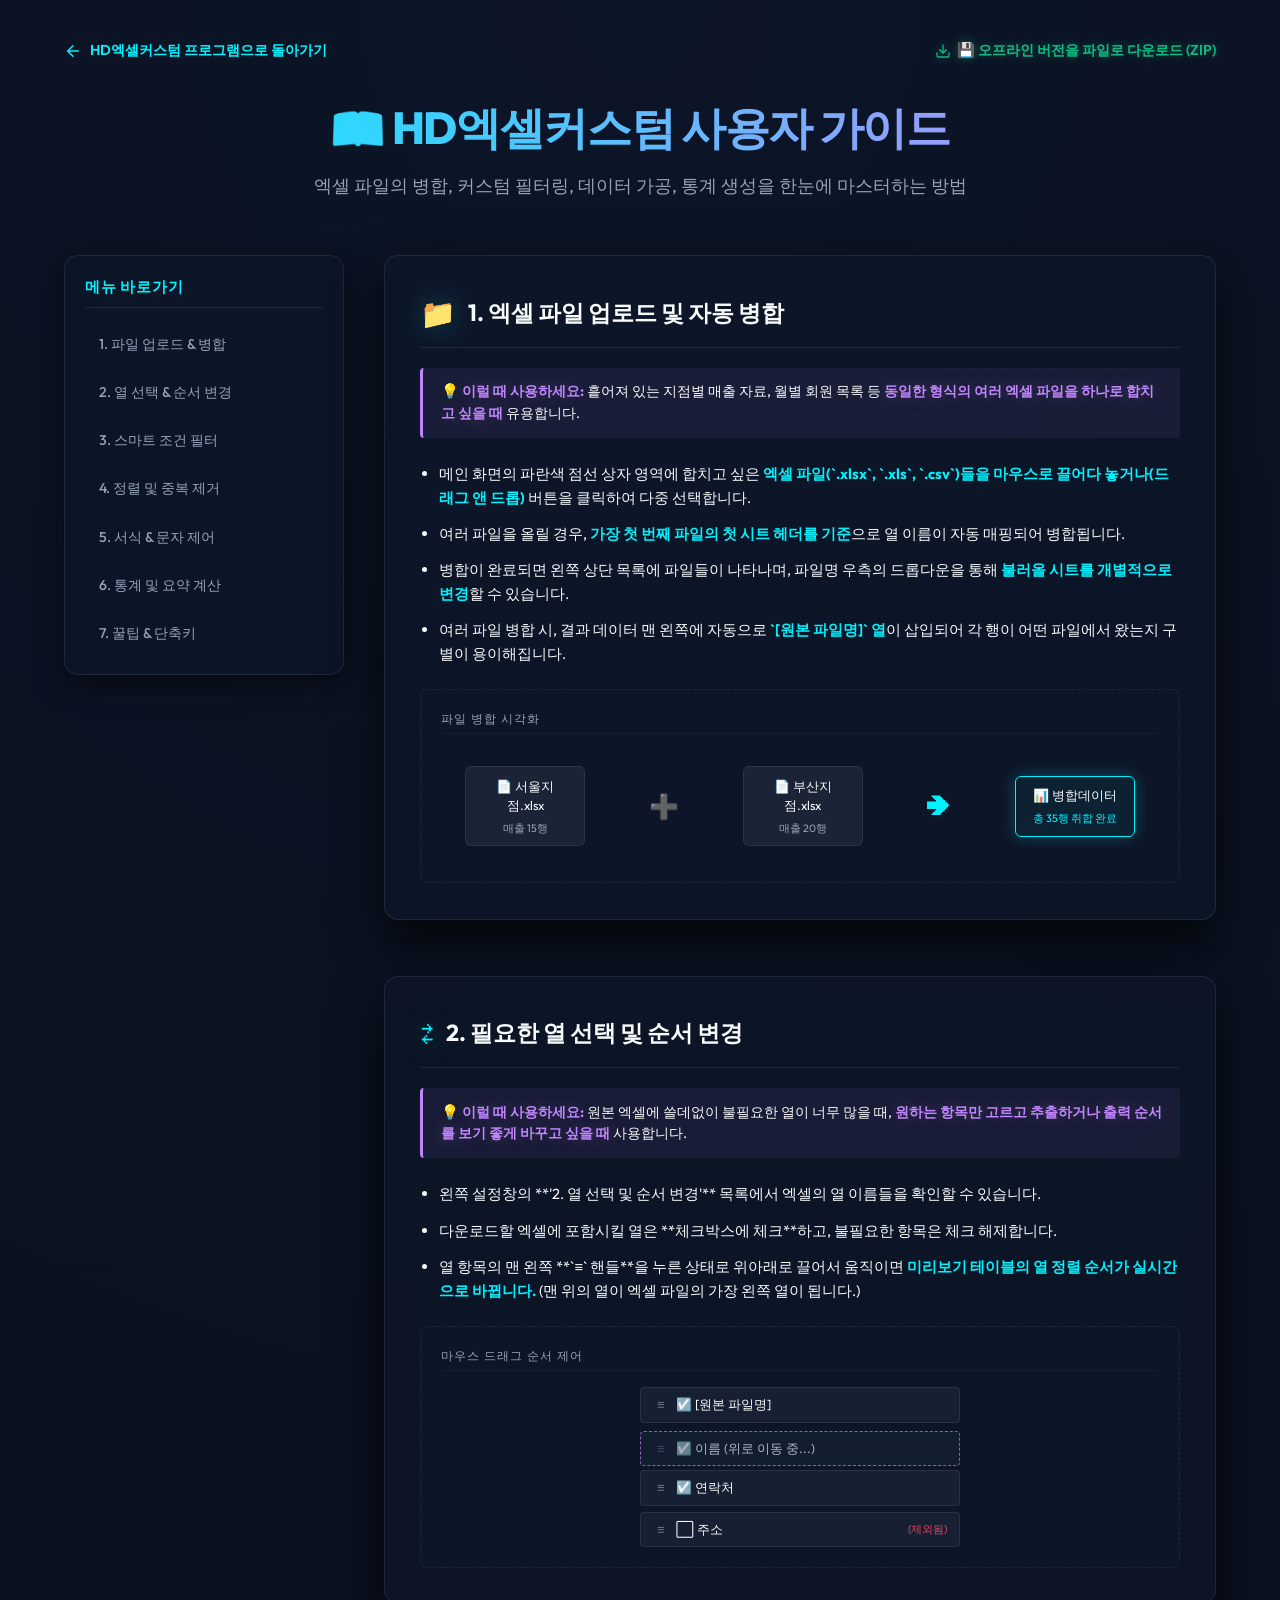
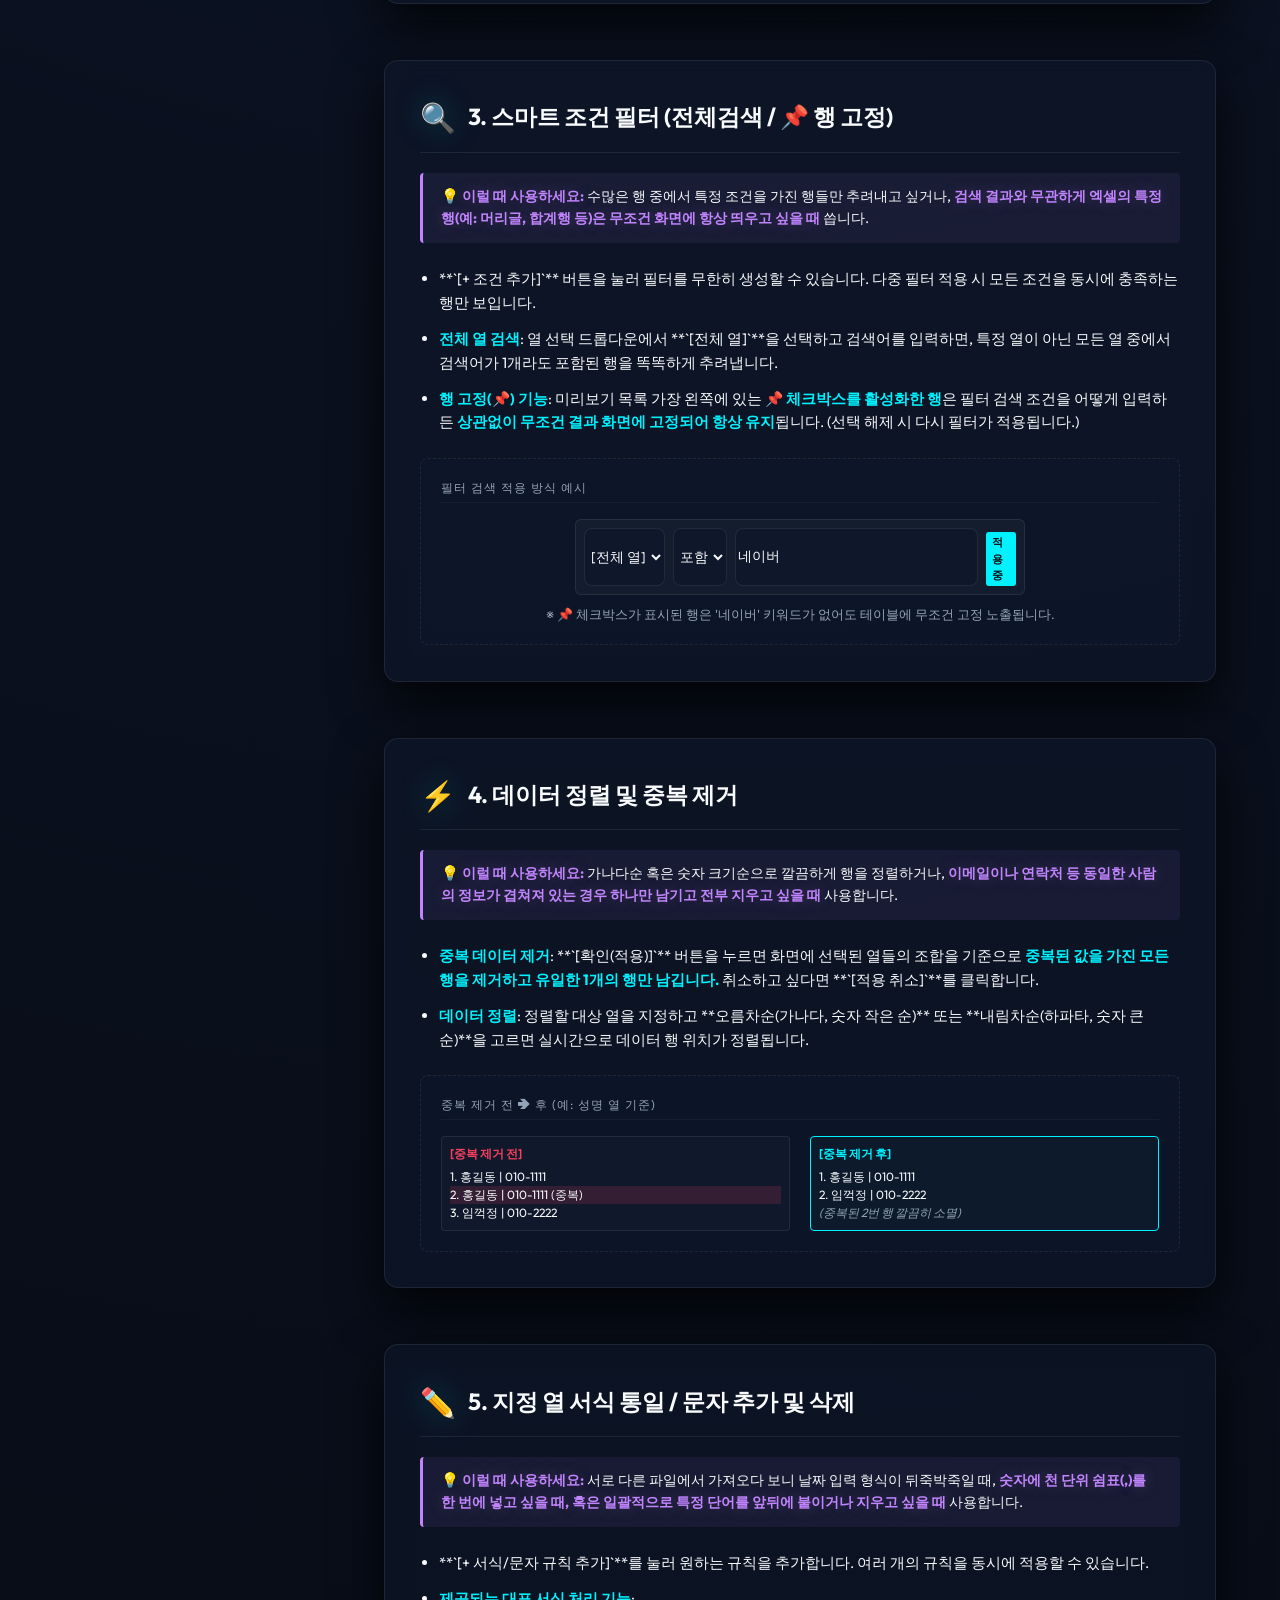
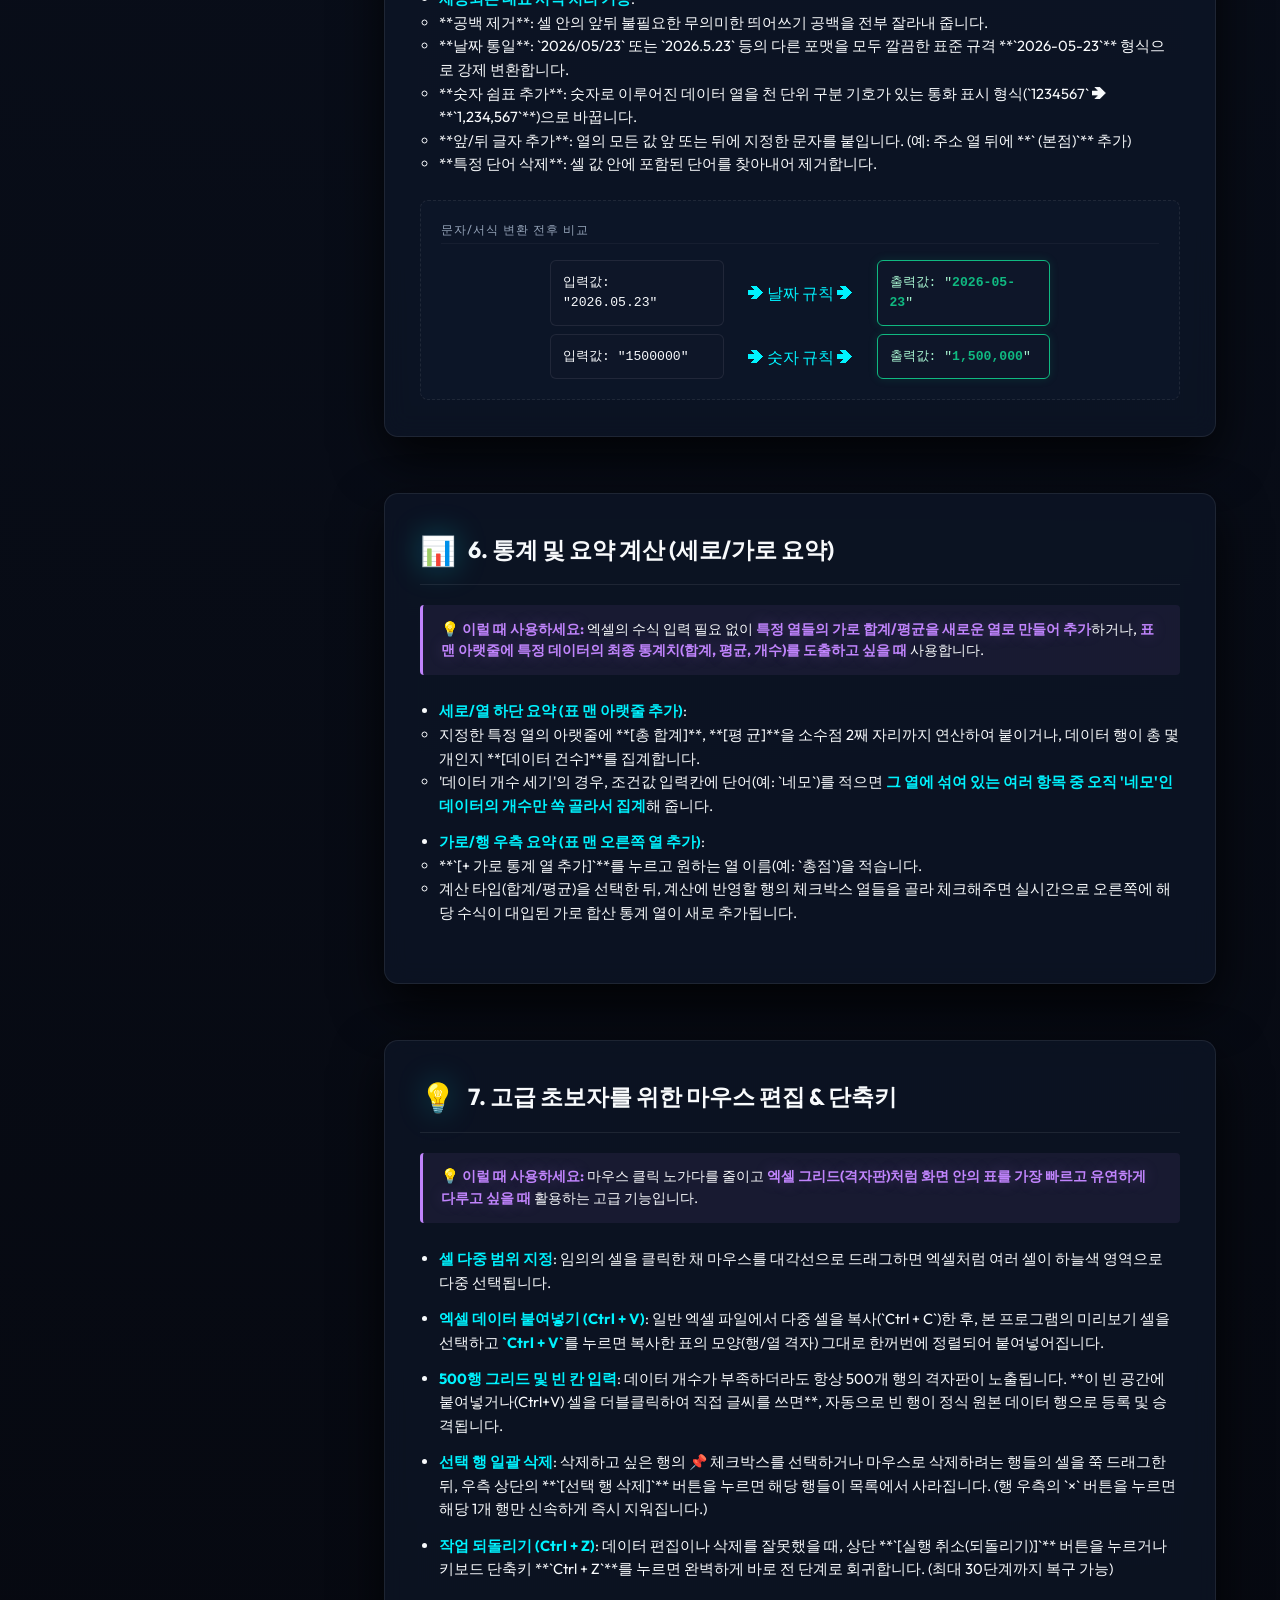
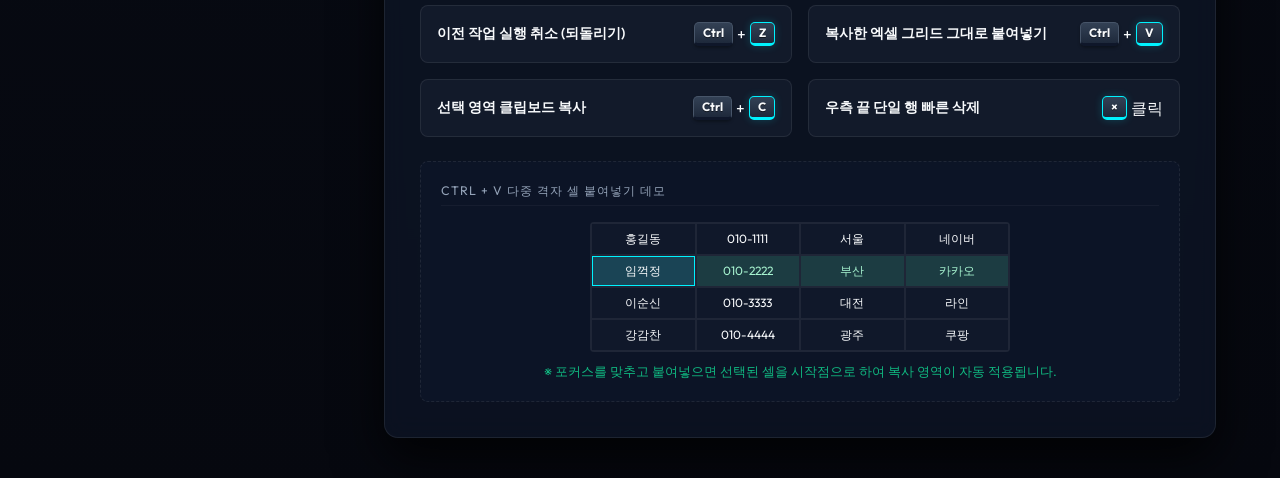
<file: manual.html>
<!DOCTYPE html>
<html lang="ko">
<head>
    <meta charset="UTF-8">
    <meta name="viewport" content="width=device-width, initial-scale=1.0">
    <title>HD엑셀커스텀 - 초간단 사용법 가이드</title>
    <!-- Google Fonts -->
    <link rel="preconnect" href="https://fonts.googleapis.com">
    <link rel="preconnect" href="https://fonts.gstatic.com" crossorigin>
    <link href="https://fonts.googleapis.com/css2?family=Inter:wght@300;400;500;600;700&family=Outfit:wght@300;400;500;600;700;800&display=swap" rel="stylesheet">
    <link rel="stylesheet" href="style.css">
    <style>
        body {
            background: radial-gradient(circle at 50% 0%, #0c1527 0%, #06080f 100%) !important;
            min-height: 100vh;
            overflow-y: auto !important;
        }
        .manual-container {
            max-width: 1200px;
            margin: 0 auto;
            padding: 2.5rem 1.5rem;
        }
        .manual-header {
            text-align: center;
            margin-bottom: 3.5rem;
        }
        .manual-header h1 {
            font-size: 2.8rem;
            font-weight: 800;
            background: linear-gradient(to right, #00f2fe, #c084fc);
            -webkit-background-clip: text;
            -webkit-text-fill-color: transparent;
            margin-bottom: 0.75rem;
            letter-spacing: -0.03em;
        }
        .manual-header p {
            color: var(--text-muted);
            font-size: 1.1rem;
        }
        .manual-layout {
            display: grid;
            grid-template-columns: 280px 1fr;
            gap: 2.5rem;
        }
        .manual-nav {
            position: sticky;
            top: 2rem;
            height: fit-content;
            background-color: var(--surface);
            backdrop-filter: blur(12px);
            -webkit-backdrop-filter: blur(12px);
            border: 1px solid var(--border);
            border-radius: var(--radius-md);
            padding: 1.25rem;
            box-shadow: var(--shadow-md);
        }
        .nav-title {
            font-size: 0.95rem;
            font-weight: 700;
            color: var(--primary);
            text-transform: uppercase;
            letter-spacing: 0.05em;
            margin-bottom: 1rem;
            padding-bottom: 0.5rem;
            border-bottom: 1px solid var(--border);
        }
        .nav-list {
            list-style: none;
            display: flex;
            flex-direction: column;
            gap: 0.5rem;
        }
        .nav-item a {
            display: flex;
            align-items: center;
            gap: 10px;
            padding: 0.6rem 0.85rem;
            font-size: 0.88rem;
            font-weight: 500;
            color: var(--text-muted);
            text-decoration: none;
            border-radius: var(--radius-sm);
            transition: all 0.2s ease;
        }
        .nav-item a:hover, .nav-item.active a {
            color: var(--primary);
            background: rgba(0, 242, 254, 0.05);
            text-shadow: var(--glow-cyan);
        }
        .nav-item.active a {
            border-left: 3px solid var(--primary);
            padding-left: calc(0.85rem - 3px);
        }
        .manual-content {
            display: flex;
            flex-direction: column;
            gap: 3.5rem;
        }
        .manual-card {
            background-color: var(--surface);
            backdrop-filter: blur(12px);
            -webkit-backdrop-filter: blur(12px);
            border: 1px solid var(--border);
            border-radius: var(--radius-md);
            padding: 2.2rem;
            box-shadow: var(--shadow-lg);
            scroll-margin-top: 2rem;
            transition: all 0.3s ease;
        }
        .manual-card:hover {
            border-color: rgba(0, 242, 254, 0.2);
            box-shadow: 0 10px 40px rgba(0, 0, 0, 0.5);
        }
        .card-header {
            display: flex;
            align-items: center;
            gap: 12px;
            margin-bottom: 1.25rem;
            border-bottom: 1px solid var(--border);
            padding-bottom: 0.75rem;
        }
        .card-icon {
            font-size: 1.8rem;
            color: var(--primary);
            filter: drop-shadow(var(--glow-cyan));
        }
        .card-header h2 {
            font-size: 1.45rem;
            font-weight: 700;
            color: var(--text-main);
        }
        .recommend-box {
            background: rgba(192, 132, 252, 0.07);
            border-left: 3px solid var(--accent);
            padding: 0.85rem 1.1rem;
            border-radius: 4px;
            margin-bottom: 1.5rem;
            font-size: 0.9rem;
            line-height: 1.5;
        }
        .recommend-box strong {
            color: var(--accent);
            text-shadow: var(--glow-purple);
        }
        .step-list {
            margin-left: 1.2rem;
            margin-bottom: 1.5rem;
            display: flex;
            flex-direction: column;
            gap: 0.8rem;
        }
        .step-item {
            color: var(--text-main);
            font-size: 0.92rem;
            line-height: 1.6;
        }
        .step-item strong {
            color: var(--primary);
        }
        
        /* Interactive Mockups / Visuals */
        .visual-mockup {
            background: rgba(15, 23, 42, 0.7);
            border: 1px dashed var(--border);
            border-radius: var(--radius-sm);
            padding: 1.25rem;
            margin-top: 1.5rem;
            display: flex;
            flex-direction: column;
            align-items: center;
            justify-content: center;
        }
        .mock-title {
            font-size: 0.78rem;
            text-transform: uppercase;
            letter-spacing: 0.08em;
            color: var(--text-muted);
            margin-bottom: 1rem;
            width: 100%;
            text-align: left;
            border-bottom: 1px solid rgba(255, 255, 255, 0.04);
            padding-bottom: 4px;
        }

        /* Mockup 1: Merge visual */
        .merge-flow {
            display: flex;
            align-items: center;
            gap: 1rem;
            width: 100%;
            justify-content: space-around;
            padding: 1rem 0;
        }
        .mock-file {
            background: rgba(30, 41, 59, 0.8);
            border: 1px solid var(--border);
            border-radius: 6px;
            padding: 0.6rem 1rem;
            font-size: 0.8rem;
            display: flex;
            flex-direction: column;
            align-items: center;
            gap: 5px;
            width: 120px;
            text-align: center;
        }
        .mock-file.result {
            border-color: var(--primary);
            box-shadow: var(--glow-cyan);
            background: rgba(0, 242, 254, 0.05);
        }
        .flow-arrow {
            color: var(--primary);
            font-size: 1.5rem;
            animation: pulse-cyan 2s infinite;
        }
        @keyframes pulse-cyan {
            0%, 100% { opacity: 0.4; transform: translateX(0); }
            50% { opacity: 1; transform: translateX(5px); }
        }

        /* Mockup 2: Column Drag list */
        .drag-list-mock {
            display: flex;
            flex-direction: column;
            gap: 6px;
            width: 100%;
            max-width: 320px;
        }
        .drag-item-mock {
            background: rgba(30, 41, 59, 0.6);
            border: 1px solid var(--border);
            border-radius: 4px;
            padding: 0.45rem 0.75rem;
            display: flex;
            align-items: center;
            gap: 8px;
            font-size: 0.8rem;
        }
        .drag-item-mock.active {
            border-color: var(--primary);
            background: rgba(0, 242, 254, 0.05);
        }
        .drag-item-mock.dragged {
            border: 1px dashed var(--accent);
            opacity: 0.7;
            transform: translateY(2px);
            animation: float 2s ease-in-out infinite;
        }
        @keyframes float {
            0%, 100% { transform: translateY(2px); }
            50% { transform: translateY(-2px); }
        }

        /* Mockup 3: Filters */
        .filter-mock {
            display: flex;
            gap: 8px;
            width: 100%;
            max-width: 450px;
            background: rgba(30, 41, 59, 0.4);
            padding: 8px;
            border-radius: 6px;
            border: 1px solid var(--border);
        }
        .filter-badge {
            background: var(--primary);
            color: #080c14;
            padding: 2px 6px;
            border-radius: 3px;
            font-size: 0.7rem;
            font-weight: 700;
            margin-top: 4px;
        }

        /* Mockup 4: Formatting Before & After */
        .format-compare {
            display: grid;
            grid-template-columns: 1fr auto 1fr;
            gap: 1.5rem;
            align-items: center;
            width: 100%;
            max-width: 500px;
        }
        .compare-box {
            background: rgba(15, 23, 42, 0.9);
            border: 1px solid var(--border);
            border-radius: 6px;
            padding: 0.75rem;
            font-family: monospace;
            font-size: 0.82rem;
        }
        .compare-box.after {
            border-color: var(--success);
            box-shadow: 0 0 10px rgba(16, 185, 129, 0.15);
            color: #a7f3d0;
        }
        .compare-box.after span {
            color: var(--success);
            font-weight: bold;
        }

        /* Keyboard Shortcut visual styling */
        .kbd-list {
            display: grid;
            grid-template-columns: repeat(auto-fit, minmax(280px, 1fr));
            gap: 1rem;
            width: 100%;
            margin-top: 1rem;
        }
        .kbd-card {
            background: rgba(30, 41, 59, 0.4);
            border: 1px solid var(--border);
            border-radius: 8px;
            padding: 1rem;
            display: flex;
            align-items: center;
            justify-content: space-between;
            gap: 10px;
        }
        .kbd-title {
            font-size: 0.88rem;
            font-weight: 600;
        }
        .kbd-key-container {
            display: flex;
            align-items: center;
            gap: 4px;
        }
        kbd {
            background: linear-gradient(to bottom, #334155, #1e293b);
            border: 1px solid #475569;
            border-bottom: 3px solid #0f172a;
            border-radius: 5px;
            color: var(--text-main);
            display: inline-block;
            font-family: inherit;
            font-size: 0.75rem;
            font-weight: 700;
            line-height: 1;
            padding: 4px 8px;
            text-shadow: 0 1px 0 rgba(0,0,0,0.5);
            box-shadow: 0 2px 3px rgba(0,0,0,0.3);
        }
        kbd.accent-kbd {
            border-color: var(--primary);
            box-shadow: 0 0 8px rgba(0, 242, 254, 0.2);
        }

        /* Interactive Grid Mockup (Paste demonstration) */
        .grid-mock {
            display: grid;
            grid-template-columns: repeat(4, 1fr);
            gap: 2px;
            background: var(--border);
            padding: 2px;
            border-radius: 4px;
            width: 100%;
            max-width: 420px;
        }
        .grid-cell-mock {
            background: rgba(15, 23, 42, 0.9);
            padding: 6px;
            font-size: 0.75rem;
            text-align: center;
            min-height: 28px;
            transition: all 0.3s ease;
        }
        .grid-cell-mock.selected {
            background: rgba(0, 242, 254, 0.15);
            outline: 1.5px solid var(--primary);
            outline-offset: -1.5px;
        }
        .grid-cell-mock.pasted {
            background: rgba(16, 185, 129, 0.15);
            color: #a7f3d0;
            animation: flash-green 1s ease;
        }
        @keyframes flash-green {
            0% { background: rgba(16, 185, 129, 0.6); }
            100% { background: rgba(16, 185, 129, 0.15); }
        }

        .back-to-app {
            display: inline-flex;
            align-items: center;
            gap: 8px;
            margin-bottom: 2rem;
            color: var(--primary);
            text-decoration: none;
            font-size: 0.9rem;
            font-weight: 600;
            transition: all 0.2s;
        }
        .back-to-app:hover {
            color: var(--primary-hover);
            text-shadow: var(--glow-cyan);
            transform: translateX(-3px);
        }

        @media (max-width: 900px) {
            .manual-layout {
                grid-template-columns: 1fr;
            }
            .manual-nav {
                display: none;
            }
        }
    </style>
</head>
<body>
    <div class="manual-container">
        <div style="display: flex; justify-content: space-between; align-items: center; margin-bottom: 2rem; flex-wrap: wrap; gap: 10px;">
            <a href="index.html" class="back-to-app" style="margin-bottom: 0;">
                <svg width="18" height="18" viewBox="0 0 24 24" fill="none" stroke="currentColor" stroke-width="2" stroke-linecap="round" stroke-linejoin="round">
                    <line x1="19" y1="12" x2="5" y2="12"></line>
                    <polyline points="12 19 5 12 12 5"></polyline>
                </svg>
                HD엑셀커스텀 프로그램으로 돌아가기
            </a>
            <a href="#" id="download-source-link" class="manual-link" style="color: var(--success); text-shadow: 0 0 8px rgba(16, 185, 129, 0.4); font-size: 0.9rem; font-weight: 600; text-decoration: none; display: flex; align-items: center; gap: 6px;">
                <svg width="16" height="16" viewBox="0 0 24 24" fill="none" stroke="currentColor" stroke-width="2" stroke-linecap="round" stroke-linejoin="round" style="filter: drop-shadow(0 0 4px rgba(16, 185, 129, 0.4));">
                    <path d="M21 15v4a2 2 0 0 1-2 2H5a2 2 0 0 1-2-2v-4"></path>
                    <polyline points="7 10 12 15 17 10"></polyline>
                    <line x1="12" y1="15" x2="12" y2="3"></line>
                </svg>
                💾 오프라인 버전을 파일로 다운로드 (ZIP)
            </a>
        </div>

        <header class="manual-header">
            <h1>📖 HD엑셀커스텀 사용자 가이드</h1>
            <p>엑셀 파일의 병합, 커스텀 필터링, 데이터 가공, 통계 생성을 한눈에 마스터하는 방법</p>
        </header>

        <div class="manual-layout">
            <!-- Left Navigation Menu -->
            <nav class="manual-nav">
                <div class="nav-title">메뉴 바로가기</div>
                <ul class="nav-list">
                    <li class="nav-item active"><a href="#upload-guide">1. 파일 업로드 & 병합</a></li>
                    <li class="nav-item"><a href="#column-guide">2. 열 선택 & 순서 변경</a></li>
                    <li class="nav-item"><a href="#filter-guide">3. 스마트 조건 필터</a></li>
                    <li class="nav-item"><a href="#sort-dup-guide">4. 정렬 및 중복 제거</a></li>
                    <li class="nav-item"><a href="#format-guide">5. 서식 & 문자 제어</a></li>
                    <li class="nav-item"><a href="#summary-guide">6. 통계 및 요약 계산</a></li>
                    <li class="nav-item"><a href="#shortcuts-guide">7. 꿀팁 & 단축키</a></li>
                </ul>
            </nav>

            <!-- Right Content Sections -->
            <div class="manual-content">
                
                <!-- Section 1: Upload & Merge -->
                <section class="manual-card" id="upload-guide">
                    <div class="card-header">
                        <span class="card-icon">📁</span>
                        <h2>1. 엑셀 파일 업로드 및 자동 병합</h2>
                    </div>
                    <div class="recommend-box">
                        💡 <strong>이럴 때 사용하세요:</strong> 흩어져 있는 지점별 매출 자료, 월별 회원 목록 등 <strong>동일한 형식의 여러 엑셀 파일을 하나로 합치고 싶을 때</strong> 유용합니다.
                    </div>
                    <ul class="step-list">
                        <li class="step-item">메인 화면의 파란색 점선 상자 영역에 합치고 싶은 <strong>엑셀 파일(`.xlsx`, `.xls`, `.csv`)들을 마우스로 끌어다 놓거나(드래그 앤 드롭)</strong> 버튼을 클릭하여 다중 선택합니다.</li>
                        <li class="step-item">여러 파일을 올릴 경우, <strong>가장 첫 번째 파일의 첫 시트 헤더를 기준</strong>으로 열 이름이 자동 매핑되어 병합됩니다.</li>
                        <li class="step-item">병합이 완료되면 왼쪽 상단 목록에 파일들이 나타나며, 파일명 우측의 드롭다운을 통해 <strong>불러올 시트를 개별적으로 변경</strong>할 수 있습니다.</li>
                        <li class="step-item">여러 파일 병합 시, 결과 데이터 맨 왼쪽에 자동으로 <strong>`[원본 파일명]` 열</strong>이 삽입되어 각 행이 어떤 파일에서 왔는지 구별이 용이해집니다.</li>
                    </ul>
                    <div class="visual-mockup">
                        <div class="mock-title">파일 병합 시각화</div>
                        <div class="merge-flow">
                            <div class="mock-file">📄 서울지점.xlsx<br><small style="color:var(--text-muted)">매출 15행</small></div>
                            <span class="flow-arrow">➕</span>
                            <div class="mock-file">📄 부산지점.xlsx<br><small style="color:var(--text-muted)">매출 20행</small></div>
                            <span class="flow-arrow">➔</span>
                            <div class="mock-file result">📊 병합데이터<br><small style="color:var(--primary)">총 35행 취합 완료</small></div>
                        </div>
                    </div>
                </section>

                <!-- Section 2: Columns Selection & Reordering -->
                <section class="manual-card" id="column-guide">
                    <div class="card-header">
                        <span class="card-icon">⇄</span>
                        <h2>2. 필요한 열 선택 및 순서 변경</h2>
                    </div>
                    <div class="recommend-box">
                        💡 <strong>이럴 때 사용하세요:</strong> 원본 엑셀에 쓸데없이 불필요한 열이 너무 많을 때, <strong>원하는 항목만 고르고 추출하거나 출력 순서를 보기 좋게 바꾸고 싶을 때</strong> 사용합니다.
                    </div>
                    <ul class="step-list">
                        <li class="step-item">왼쪽 설정창의 **'2. 열 선택 및 순서 변경'** 목록에서 엑셀의 열 이름들을 확인할 수 있습니다.</li>
                        <li class="step-item">다운로드할 엑셀에 포함시킬 열은 **체크박스에 체크**하고, 불필요한 항목은 체크 해제합니다.</li>
                        <li class="step-item">열 항목의 맨 왼쪽 **`≡` 핸들**을 누른 상태로 위아래로 끌어서 움직이면 <strong>미리보기 테이블의 열 정렬 순서가 실시간으로 바뀝니다.</strong> (맨 위의 열이 엑셀 파일의 가장 왼쪽 열이 됩니다.)</li>
                    </ul>
                    <div class="visual-mockup">
                        <div class="mock-title">마우스 드래그 순서 제어</div>
                        <div class="drag-list-mock">
                            <div class="drag-item-mock"><span class="drag-handle">≡</span> ☑️ [원본 파일명]</div>
                            <div class="drag-item-mock activeDragged drag-item-mock dragged"><span class="drag-handle" style="color:var(--accent)">≡</span> ☑️ 이름 (위로 이동 중...)</div>
                            <div class="drag-item-mock"><span class="drag-handle">≡</span> ☑️ 연락처</div>
                            <div class="drag-item-mock"><span class="drag-handle">≡</span> ⬜ 주소 <span style="font-size:0.7rem; color:var(--danger); margin-left:auto;">(제외됨)</span></div>
                        </div>
                    </div>
                </section>

                <!-- Section 3: Smart Filters (All Columns & Pinned Rows) -->
                <section class="manual-card" id="filter-guide">
                    <div class="card-header">
                        <span class="card-icon">🔍</span>
                        <h2>3. 스마트 조건 필터 (전체검색 / 📌 행 고정)</h2>
                    </div>
                    <div class="recommend-box">
                        💡 <strong>이럴 때 사용하세요:</strong> 수많은 행 중에서 특정 조건을 가진 행들만 추려내고 싶거나, <strong>검색 결과와 무관하게 엑셀의 특정 행(예: 머리글, 합계행 등)은 무조건 화면에 항상 띄우고 싶을 때</strong> 씁니다.
                    </div>
                    <ul class="step-list">
                        <li class="step-item">**`[+ 조건 추가]`** 버튼을 눌러 필터를 무한히 생성할 수 있습니다. 다중 필터 적용 시 모든 조건을 동시에 충족하는 행만 보입니다.</li>
                        <li class="step-item"><strong>전체 열 검색</strong>: 열 선택 드롭다운에서 **`[전체 열]`**을 선택하고 검색어를 입력하면, 특정 열이 아닌 모든 열 중에서 검색어가 1개라도 포함된 행을 똑똑하게 추려냅니다.</li>
                        <li class="step-item"><strong>행 고정(📌) 기능</strong>: 미리보기 목록 가장 왼쪽에 있는 <strong>📌 체크박스를 활성화한 행</strong>은 필터 검색 조건을 어떻게 입력하든 <strong>상관없이 무조건 결과 화면에 고정되어 항상 유지</strong>됩니다. (선택 해제 시 다시 필터가 적용됩니다.)</li>
                    </ul>
                    <div class="visual-mockup">
                        <div class="mock-title">필터 검색 적용 방식 예시</div>
                        <div class="filter-mock">
                            <select class="select-input" style="width:100px; padding:2px;"><option>[전체 열]</option></select>
                            <select class="select-input" style="width:70px; padding:2px;"><option>포함</option></select>
                            <input type="text" class="text-input" style="padding:2px;" value="네이버">
                            <span class="filter-badge">적용중</span>
                        </div>
                        <small style="margin-top: 10px; color:var(--text-muted); font-size:0.8rem;">※ 📌 체크박스가 표시된 행은 '네이버' 키워드가 없어도 테이블에 무조건 고정 노출됩니다.</small>
                    </div>
                </section>

                <!-- Section 4: Sort and Deduplication -->
                <section class="manual-card" id="sort-dup-guide">
                    <div class="card-header">
                        <span class="card-icon">⚡</span>
                        <h2>4. 데이터 정렬 및 중복 제거</h2>
                    </div>
                    <div class="recommend-box">
                        💡 <strong>이럴 때 사용하세요:</strong> 가나다순 혹은 숫자 크기순으로 깔끔하게 행을 정렬하거나, <strong>이메일이나 연락처 등 동일한 사람의 정보가 겹쳐져 있는 경우 하나만 남기고 전부 지우고 싶을 때</strong> 사용합니다.
                    </div>
                    <ul class="step-list">
                        <li class="step-item"><strong>중복 데이터 제거</strong>: **`[확인(적용)]`** 버튼을 누르면 화면에 선택된 열들의 조합을 기준으로 <strong>중복된 값을 가진 모든 행을 제거하고 유일한 1개의 행만 남깁니다.</strong> 취소하고 싶다면 **`[적용 취소]`**를 클릭합니다.</li>
                        <li class="step-item"><strong>데이터 정렬</strong>: 정렬할 대상 열을 지정하고 **오름차순(가나다, 숫자 작은 순)** 또는 **내림차순(하파타, 숫자 큰 순)**을 고르면 실시간으로 데이터 행 위치가 정렬됩니다.</li>
                    </ul>
                    <div class="visual-mockup">
                        <div class="mock-title">중복 제거 전 ➔ 후 (예: 성명 열 기준)</div>
                        <div style="display:flex; gap: 20px; font-size: 0.75rem; width:100%;">
                            <div style="flex:1; background:rgba(255,255,255,0.02); border:1px solid var(--border); padding:8px; border-radius:4px;">
                                <div style="color:var(--danger); font-weight:bold; margin-bottom:5px;">[중복 제거 전]</div>
                                1. 홍길동 | 010-1111<br>
                                <span style="background:rgba(244,63,94,0.15); display:block;">2. 홍길동 | 010-1111 (중복)</span>
                                3. 임꺽정 | 010-2222
                            </div>
                            <div style="flex:1; background:rgba(0,242,254,0.02); border:1px solid var(--primary); padding:8px; border-radius:4px;">
                                <div style="color:var(--primary); font-weight:bold; margin-bottom:5px;">[중복 제거 후]</div>
                                1. 홍길동 | 010-1111<br>
                                2. 임꺽정 | 010-2222<br>
                                <span style="color:var(--text-muted); font-style:italic;">(중복된 2번 행 깔끔히 소멸)</span>
                            </div>
                        </div>
                    </div>
                </section>

                <!-- Section 5: Text Formatting -->
                <section class="manual-card" id="format-guide">
                    <div class="card-header">
                        <span class="card-icon">✏️</span>
                        <h2>5. 지정 열 서식 통일 / 문자 추가 및 삭제</h2>
                    </div>
                    <div class="recommend-box">
                        💡 <strong>이럴 때 사용하세요:</strong> 서로 다른 파일에서 가져오다 보니 날짜 입력 형식이 뒤죽박죽일 때, <strong>숫자에 천 단위 쉼표(,)를 한 번에 넣고 싶을 때, 혹은 일괄적으로 특정 단어를 앞뒤에 붙이거나 지우고 싶을 때</strong> 사용합니다.
                    </div>
                    <ul class="step-list">
                        <li class="step-item">**`[+ 서식/문자 규칙 추가]`**를 눌러 원하는 규칙을 추가합니다. 여러 개의 규칙을 동시에 적용할 수 있습니다.</li>
                        <li class="step-item"><strong>제공되는 대표 서식 처리 기능</strong>:
                            <ul>
                                <li>**공백 제거**: 셀 안의 앞뒤 불필요한 무의미한 띄어쓰기 공백을 전부 잘라내 줍니다.</li>
                                <li>**날짜 통일**: `2026/05/23` 또는 `2026.5.23` 등의 다른 포맷을 모두 깔끔한 표준 규격 **`2026-05-23`** 형식으로 강제 변환합니다.</li>
                                <li>**숫자 쉼표 추가**: 숫자로 이루어진 데이터 열을 천 단위 구분 기호가 있는 통화 표시 형식(`1234567` ➔ **`1,234,567`**)으로 바꿉니다.</li>
                                <li>**앞/뒤 글자 추가**: 열의 모든 값 앞 또는 뒤에 지정한 문자를 붙입니다. (예: 주소 열 뒤에 **` (본점)`** 추가)</li>
                                <li>**특정 단어 삭제**: 셀 값 안에 포함된 단어를 찾아내어 제거합니다.</li>
                            </ul>
                        </li>
                    </ul>
                    <div class="visual-mockup">
                        <div class="mock-title">문자/서식 변환 전후 비교</div>
                        <div class="format-compare">
                            <div class="compare-box">입력값: "2026.05.23"</div>
                            <span style="color:var(--primary)">➔ 날짜 규칙 ➔</span>
                            <div class="compare-box after">출력값: "<span>2026-05-23</span>"</div>
                        </div>
                        <div class="format-compare" style="margin-top:8px;">
                            <div class="compare-box">입력값: "1500000"</div>
                            <span style="color:var(--primary)">➔ 숫자 규칙 ➔</span>
                            <div class="compare-box after">출력값: "<span>1,500,000</span>"</div>
                        </div>
                    </div>
                </section>

                <!-- Section 6: Statistics & Summaries -->
                <section class="manual-card" id="summary-guide">
                    <div class="card-header">
                        <span class="card-icon">📊</span>
                        <h2>6. 통계 및 요약 계산 (세로/가로 요약)</h2>
                    </div>
                    <div class="recommend-box">
                        💡 <strong>이럴 때 사용하세요:</strong> 엑셀의 수식 입력 필요 없이 <strong>특정 열들의 가로 합계/평균을 새로운 열로 만들어 추가</strong>하거나, <strong>표 맨 아랫줄에 특정 데이터의 최종 통계치(합계, 평균, 개수)를 도출하고 싶을 때</strong> 사용합니다.
                    </div>
                    <ul class="step-list">
                        <li class="step-item"><strong>세로/열 하단 요약 (표 맨 아랫줄 추가)</strong>:
                            <ul>
                                <li>지정한 특정 열의 아랫줄에 **[총 합계]**, **[평 균]**을 소수점 2째 자리까지 연산하여 붙이거나, 데이터 행이 총 몇 개인지 **[데이터 건수]**를 집계합니다.</li>
                                <li>'데이터 개수 세기'의 경우, 조건값 입력칸에 단어(예: `네모`)를 적으면 <strong>그 열에 섞여 있는 여러 항목 중 오직 '네모'인 데이터의 개수만 쏙 골라서 집계</strong>해 줍니다.</li>
                            </ul>
                        </li>
                        <li class="step-item"><strong>가로/행 우측 요약 (표 맨 오른쪽 열 추가)</strong>:
                            <ul>
                                <li>**`[+ 가로 통계 열 추가]`**를 누르고 원하는 열 이름(예: `총점`)을 적습니다.</li>
                                <li>계산 타입(합계/평균)을 선택한 뒤, 계산에 반영할 행의 체크박스 열들을 골라 체크해주면 실시간으로 오른쪽에 해당 수식이 대입된 가로 합산 통계 열이 새로 추가됩니다.</li>
                            </ul>
                        </li>
                    </ul>
                </section>

                <!-- Section 7: Tips & Shortcuts -->
                <section class="manual-card" id="shortcuts-guide">
                    <div class="card-header">
                        <span class="card-icon">💡</span>
                        <h2>7. 고급 초보자를 위한 마우스 편집 & 단축키</h2>
                    </div>
                    <div class="recommend-box">
                        💡 <strong>이럴 때 사용하세요:</strong> 마우스 클릭 노가다를 줄이고 <strong>엑셀 그리드(격자판)처럼 화면 안의 표를 가장 빠르고 유연하게 다루고 싶을 때</strong> 활용하는 고급 기능입니다.
                    </div>
                    <ul class="step-list">
                        <li class="step-item"><strong>셀 다중 범위 지정</strong>: 임의의 셀을 클릭한 채 마우스를 대각선으로 드래그하면 엑셀처럼 여러 셀이 하늘색 영역으로 다중 선택됩니다.</li>
                        <li class="step-item"><strong>엑셀 데이터 붙여넣기 (Ctrl + V)</strong>: 일반 엑셀 파일에서 다중 셀을 복사(`Ctrl + C`)한 후, 본 프로그램의 미리보기 셀을 선택하고 <strong>`Ctrl + V`</strong>를 누르면 복사한 표의 모양(행/열 격자) 그대로 한꺼번에 정렬되어 붙여넣어집니다.</li>
                        <li class="step-item"><strong>500행 그리드 및 빈 칸 입력</strong>: 데이터 개수가 부족하더라도 항상 500개 행의 격자판이 노출됩니다. **이 빈 공간에 붙여넣거나(Ctrl+V) 셀을 더블클릭하여 직접 글씨를 쓰면**, 자동으로 빈 행이 정식 원본 데이터 행으로 등록 및 승격됩니다.</li>
                        <li class="step-item"><strong>선택 행 일괄 삭제</strong>: 삭제하고 싶은 행의 📌 체크박스를 선택하거나 마우스로 삭제하려는 행들의 셀을 쭉 드래그한 뒤, 우측 상단의 **`[선택 행 삭제]`** 버튼을 누르면 해당 행들이 목록에서 사라집니다. (행 우측의 `×` 버튼을 누르면 해당 1개 행만 신속하게 즉시 지워집니다.)</li>
                        <li class="step-item"><strong>작업 되돌리기 (Ctrl + Z)</strong>: 데이터 편집이나 삭제를 잘못했을 때, 상단 **`[실행 취소(되돌리기)]`** 버튼을 누르거나 키보드 단축키 **`Ctrl + Z`**를 누르면 완벽하게 바로 전 단계로 회귀합니다. (최대 30단계까지 복구 가능)</li>
                    </ul>
                    
                    <div class="kbd-list">
                        <div class="kbd-card">
                            <span class="kbd-title">이전 작업 실행 취소 (되돌리기)</span>
                            <div class="kbd-key-container">
                                <kbd>Ctrl</kbd> + <kbd class="accent-kbd">Z</kbd>
                            </div>
                        </div>
                        <div class="kbd-card">
                            <span class="kbd-title">복사한 엑셀 그리드 그대로 붙여넣기</span>
                            <div class="kbd-key-container">
                                <kbd>Ctrl</kbd> + <kbd class="accent-kbd">V</kbd>
                            </div>
                        </div>
                        <div class="kbd-card">
                            <span class="kbd-title">선택 영역 클립보드 복사</span>
                            <div class="kbd-key-container">
                                <kbd>Ctrl</kbd> + <kbd class="accent-kbd">C</kbd>
                            </div>
                        </div>
                        <div class="kbd-card">
                            <span class="kbd-title">우측 끝 단일 행 빠른 삭제</span>
                            <div class="kbd-key-container">
                                <kbd class="accent-kbd">×</kbd> 클릭
                            </div>
                        </div>
                    </div>

                    <div class="visual-mockup">
                        <div class="mock-title">Ctrl + V 다중 격자 셀 붙여넣기 데모</div>
                        <div class="grid-mock">
                            <div class="grid-cell-mock">홍길동</div>
                            <div class="grid-cell-mock">010-1111</div>
                            <div class="grid-cell-mock">서울</div>
                            <div class="grid-cell-mock">네이버</div>
                            
                            <div class="grid-cell-mock selected">임꺽정</div>
                            <div class="grid-cell-mock pasted">010-2222</div>
                            <div class="grid-cell-mock pasted">부산</div>
                            <div class="grid-cell-mock pasted">카카오</div>
                            
                            <div class="grid-cell-mock">이순신</div>
                            <div class="grid-cell-mock">010-3333</div>
                            <div class="grid-cell-mock">대전</div>
                            <div class="grid-cell-mock">라인</div>
                            
                            <div class="grid-cell-mock">강감찬</div>
                            <div class="grid-cell-mock">010-4444</div>
                            <div class="grid-cell-mock">광주</div>
                            <div class="grid-cell-mock">쿠팡</div>
                        </div>
                        <small style="margin-top: 10px; color:var(--success); font-size:0.8rem;">※ 포커스를 맞추고 붙여넣으면 선택된 셀을 시작점으로 하여 복사 영역이 자동 적용됩니다.</small>
                    </div>
                </section>

            </div>
        </div>
    </div>

    <!-- Active Menu Link Scroll Highlight Script -->
    <script>
        document.addEventListener('DOMContentLoaded', () => {
            const sections = document.querySelectorAll('.manual-card');
            const navItems = document.querySelectorAll('.nav-item');

            window.addEventListener('scroll', () => {
                let current = '';
                sections.forEach(section => {
                    const sectionTop = section.offsetTop;
                    const sectionHeight = section.clientHeight;
                    if (pageYOffset >= (sectionTop - 120)) {
                        current = section.getAttribute('id');
                    }
                });

                navItems.forEach(item => {
                    item.classList.remove('active');
                    if (item.querySelector('a').getAttribute('href') === `#${current}`) {
                        item.classList.add('active');
                    }
                });
            });

            // Dynamic Download Link Setup
            const hostname = window.location.hostname;
            const pathname = window.location.pathname;
            if (hostname.endsWith('.github.io')) {
                const username = hostname.split('.')[0];
                const repoName = pathname.split('/')[1];
                const downloadUrl = `https://github.com/${username}/${repoName}/archive/refs/heads/main.zip`;
                const downloadLink = document.getElementById('download-source-link');
                if (downloadLink) {
                    downloadLink.href = downloadUrl;
                    downloadLink.style.display = 'flex';
                }
            }
        });
    </script>
</body>
</html>
</file>
<file: style.css>
:root {
    --primary: #00f2fe;
    --primary-hover: #38bdf8;
    --accent: #c084fc;
    --accent-hover: #a855f7;
    --success: #10b981;
    --success-hover: #059669;
    --danger: #f43f5e;
    --danger-hover: #e11d48;
    
    /* Deep Futuristic Cyberpunk Dark Mode */
    --background: #080c14;
    --bg-gradient: radial-gradient(circle at 50% 0%, #0e172a 0%, #070a13 100%);
    --surface: rgba(15, 23, 42, 0.65);
    --surface-solid: #0f172a;
    --text-main: #f8fafc;
    --text-muted: #94a3b8;
    --border: rgba(255, 255, 255, 0.08);
    --border-hover: rgba(255, 255, 255, 0.18);
    
    --radius-sm: 8px;
    --radius-md: 14px;
    --radius-lg: 24px;
    
    --glow-cyan: 0 0 15px rgba(0, 242, 254, 0.25);
    --glow-purple: 0 0 15px rgba(192, 132, 252, 0.25);
    --shadow-sm: 0 2px 8px rgba(0, 0, 0, 0.4);
    --shadow-md: 0 8px 30px rgba(0, 0, 0, 0.6);
    --shadow-lg: 0 20px 50px rgba(0, 0, 0, 0.8);
}

* { box-sizing: border-box; margin: 0; padding: 0; }

body {
    font-family: 'Outfit', 'Inter', -apple-system, BlinkMacSystemFont, "Segoe UI", Roboto, sans-serif;
    background: var(--bg-gradient);
    background-attachment: fixed;
    color: var(--text-main);
    line-height: 1.5;
    -webkit-font-smoothing: antialiased;
    min-height: 100vh;
}

/* Utilities */
.mt-2 { margin-top: 0.75rem; }
.mb-2 { margin-bottom: 0.75rem; }
.mt-4 { margin-top: 1.5rem; }
.mb-4 { margin-bottom: 1.5rem; }
.w-100 { width: 100%; }
.hidden { display: none !important; }

.app-container {
    max-width: 1600px;
    margin: 0 auto;
    padding: 1.5rem;
    height: 100vh;
    display: flex;
    flex-direction: column;
}

/* Header */
.header { text-align: center; margin-bottom: 1.2rem; flex-shrink: 0; }
.logo { display: inline-flex; align-items: center; gap: 12px; margin-bottom: 6px; }
.logo svg {
    color: var(--primary);
    filter: drop-shadow(var(--glow-cyan));
}
.logo h1 { 
    font-size: 2.2rem; 
    font-weight: 800; 
    background: linear-gradient(to right, #00f2fe, #a855f7);
    -webkit-background-clip: text;
    -webkit-text-fill-color: transparent;
    letter-spacing: -0.025em; 
}
.subtitle { color: var(--text-muted); font-size: 1rem; letter-spacing: 0.02em; }

/* Upload Section */
.upload-section { max-width: 650px; margin: 4rem auto; width: 100%; }
.file-drop-area {
    border: 2px dashed var(--border);
    border-radius: var(--radius-md);
    padding: 5rem 2rem;
    text-align: center;
    transition: all 0.3s cubic-bezier(0.4, 0, 0.2, 1);
    background-color: var(--surface);
    backdrop-filter: blur(12px);
    -webkit-backdrop-filter: blur(12px);
    display: flex;
    flex-direction: column;
    align-items: center;
    gap: 1.5rem;
    box-shadow: var(--shadow-md), inset 0 0 20px rgba(255, 255, 255, 0.02);
}
.file-drop-area:hover {
    border-color: rgba(0, 242, 254, 0.4);
}
.file-drop-area.drag-over { 
    border-color: var(--primary); 
    background-color: rgba(0, 242, 254, 0.05); 
    box-shadow: 0 0 25px rgba(0, 242, 254, 0.15), var(--shadow-lg);
}
.upload-icon { 
    color: var(--text-muted); 
    transition: all 0.3s ease; 
    filter: drop-shadow(0 0 8px rgba(255, 255, 255, 0.05));
}
.file-drop-area.drag-over .upload-icon { 
    color: var(--primary); 
    transform: scale(1.1);
    filter: drop-shadow(var(--glow-cyan));
}
.file-drop-area h3 {
    font-size: 1.4rem;
    font-weight: 700;
}

/* Buttons */
.btn {
    display: inline-flex; align-items: center; justify-content: center; gap: 8px;
    padding: 0.65rem 1.3rem; font-size: 0.9rem; font-weight: 600;
    border-radius: var(--radius-sm); border: none; cursor: pointer;
    transition: all 0.2s cubic-bezier(0.4, 0, 0.2, 1); font-family: inherit;
}
.btn-primary { 
    background: linear-gradient(135deg, #00f2fe 0%, #0072ff 100%); 
    color: #080c14; 
}
.btn-primary:hover { 
    transform: translateY(-1px); 
    box-shadow: 0 0 15px rgba(0, 242, 254, 0.4);
    filter: brightness(1.1);
}
.btn-success { 
    background: linear-gradient(135deg, #10b981 0%, #059669 100%); 
    color: white; 
}
.btn-success:hover { 
    transform: translateY(-1px); 
    box-shadow: 0 0 15px rgba(16, 185, 129, 0.4);
    filter: brightness(1.1);
}
.btn-danger { 
    background: linear-gradient(135deg, #f43f5e 0%, #e11d48 100%); 
    color: white; 
}
.btn-danger:hover {
    transform: translateY(-1px);
    box-shadow: 0 0 15px rgba(244, 63, 94, 0.4);
    filter: brightness(1.1);
}
.btn-outline { 
    background-color: rgba(255, 255, 255, 0.03); 
    border: 1px solid var(--border); 
    color: var(--text-main); 
}
.btn-outline:hover { 
    border-color: var(--primary); 
    background-color: rgba(0, 242, 254, 0.05); 
    color: var(--primary);
    box-shadow: var(--glow-cyan);
}
.btn-text { background-color: transparent; color: var(--text-muted); text-decoration: underline; padding: 0.5rem; }
.btn-text:hover { color: var(--text-main); }
.btn-sm { padding: 0.4rem 0.8rem; font-size: 0.8rem; }
.btn-large { width: 100%; padding: 0.85rem; font-size: 1.05rem; font-weight: 700; border-radius: var(--radius-md); }

/* Workspace */
.workspace {
    display: grid;
    grid-template-columns: 380px 1fr;
    gap: 1.5rem;
    flex-grow: 1;
    min-height: 0;
}

/* Sidebar */
.sidebar {
    display: flex;
    flex-direction: column;
    gap: 0.75rem;
    height: 100%;
    overflow-y: auto;
    padding-right: 0.25rem;
}
.sidebar-header {
    display: flex; justify-content: space-between; align-items: center;
    padding: 0 0.25rem;
    flex-shrink: 0;
}
.sidebar-header h2 {
    font-size: 1.2rem;
    font-weight: 700;
    letter-spacing: 0.03em;
}

/* Accordion Controls (Glass Panels) */
.control-group {
    background-color: var(--surface);
    backdrop-filter: blur(12px);
    -webkit-backdrop-filter: blur(12px);
    border-radius: var(--radius-md);
    box-shadow: var(--shadow-sm);
    border: 1px solid var(--border);
    overflow: hidden;
    transition: all 0.3s ease;
}
.control-group:hover {
    border-color: var(--border-hover);
    box-shadow: var(--shadow-md);
}
.accordion-header {
    font-size: 0.9rem; font-weight: 600; color: var(--text-main);
    padding: 0.85rem 1.25rem; cursor: pointer; 
    background-color: rgba(30, 41, 59, 0.3);
    border-bottom: 1px solid var(--border); margin: 0;
    transition: all 0.2s ease;
    display: flex;
    justify-content: space-between;
    align-items: center;
}
.accordion-header:hover { 
    background-color: rgba(30, 41, 59, 0.6); 
    color: var(--primary);
    text-shadow: 0 0 8px rgba(0, 242, 254, 0.4);
}
.accordion-header::after {
    content: '▼';
    font-size: 0.65rem;
    color: var(--text-muted);
    transition: transform 0.2s ease;
}
.control-group .accordion-content.hidden + .accordion-header::after {
    transform: rotate(-90deg);
}
.accordion-content { padding: 1rem; display: flex; flex-direction: column; gap: 0.4rem; }
.hint { font-size: 0.78rem; color: var(--text-muted); display: block; line-height: 1.4; }

/* Inputs */
.select-input, .text-input {
    width: 100%; padding: 0.55rem 0.75rem; 
    border: 1px solid var(--border);
    border-radius: var(--radius-sm); font-family: inherit; font-size: 0.85rem;
    color: var(--text-main); 
    background-color: rgba(15, 23, 42, 0.8);
    outline: none; transition: all 0.2s ease;
}
.select-input:focus, .text-input:focus { 
    border-color: var(--primary); 
    box-shadow: 0 0 0 2px rgba(0, 242, 254, 0.15), var(--glow-cyan);
}
.select-input option {
    background-color: var(--surface-solid);
    color: var(--text-main);
}
.checkbox-label {
    display: flex; align-items: center; gap: 0.5rem; font-size: 0.85rem; cursor: pointer;
}

/* File List */
.file-list {
    display: flex; flex-direction: column; gap: 0.35rem; max-height: 140px; overflow-y: auto;
    border: 1px solid var(--border); border-radius: var(--radius-sm); padding: 0.4rem; background: rgba(15, 23, 42, 0.4);
}
.file-item {
    font-size: 0.8rem; padding: 0.35rem 0.5rem; background: rgba(30, 41, 59, 0.4);
    border: 1px solid var(--border); border-radius: 4px;
    display: flex; justify-content: space-between; align-items: center;
    transition: all 0.2s ease;
}
.file-item:hover {
    background: rgba(30, 41, 59, 0.6);
    border-color: rgba(255, 255, 255, 0.15);
}

/* Drag & Drop Columns */
.columns-list {
    max-height: 220px; overflow-y: auto; border: 1px solid var(--border);
    border-radius: var(--radius-sm); background-color: rgba(15, 23, 42, 0.4);
}
.column-item {
    padding: 0.45rem 0.75rem; display: flex; align-items: center; gap: 8px;
    border-bottom: 1px solid var(--border); background: rgba(30, 41, 59, 0.2);
    cursor: pointer; transition: all 0.15s ease;
}
.column-item:last-child { border-bottom: none; }
.column-item:hover { 
    background-color: rgba(30, 41, 59, 0.5); 
    color: var(--primary);
}
.column-item.dragging { opacity: 0.5; background: rgba(0, 242, 254, 0.15); border: 1px dashed var(--primary); }
.drag-handle { color: #cbd5e1; cursor: grab; padding: 0 4px; font-weight: bold; opacity: 0.5; }
.column-item:hover .drag-handle { opacity: 0.9; }
.column-label { font-size: 0.85rem; user-select: none; flex-grow: 1; overflow: hidden; text-overflow: ellipsis; white-space: nowrap;}
.column-actions { display: flex; gap: 0.5rem; margin-top: 0.5rem; }

/* Filter Spacing Optimization */
#filters-container {
    display: flex;
    flex-direction: column;
    gap: 0.3rem; /* 촘촘한 간격 */
}
.filter-item, .format-item, .rs-item {
    display: flex; flex-direction: column; gap: 0.4rem; padding: 0.65rem;
    border: 1px solid var(--border); border-radius: var(--radius-sm);
    background-color: rgba(30, 41, 59, 0.25); position: relative;
    transition: all 0.2s ease;
}
.filter-item:hover, .format-item:hover, .rs-item:hover {
    border-color: rgba(0, 242, 254, 0.25);
    box-shadow: 0 0 10px rgba(0, 242, 254, 0.05);
}
.filter-remove, .format-remove, .rs-remove {
    position: absolute; top: 4px; right: 4px; background: none; border: none;
    color: var(--danger); cursor: pointer; font-size: 1.1rem; line-height: 1;
    opacity: 0.6; transition: opacity 0.2s;
}
.filter-remove:hover, .format-remove:hover, .rs-remove:hover { opacity: 1; }
.filter-row { display: flex; gap: 0.4rem; }
.filter-row > * { flex: 1; min-width: 0; } 

/* Format Items */
.format-row { display: flex; flex-direction: column; gap: 0.4rem; }
.format-row-top { display: flex; gap: 0.4rem; }
.format-row-top > * { flex: 1; min-width: 0; }

/* Row Summary Items */
.rs-row-top { display: flex; gap: 0.4rem; }
.rs-row-top > * { flex: 1; min-width: 0; }
.rs-cols-container {
    display: flex; flex-wrap: wrap; gap: 0.4rem; padding: 0.4rem;
    background: rgba(15, 23, 42, 0.6); border: 1px solid var(--border); border-radius: 4px;
    max-height: 100px; overflow-y: auto;
}
.rs-col-lbl { font-size: 0.78rem; display: flex; align-items: center; gap: 3px; cursor: pointer; color: var(--text-muted); }
.rs-col-lbl:hover { color: var(--text-main); }

/* Preview Area */
.preview-area {
    background-color: var(--surface); 
    backdrop-filter: blur(12px);
    -webkit-backdrop-filter: blur(12px);
    border-radius: var(--radius-md);
    box-shadow: var(--shadow-lg); 
    border: 1px solid var(--border);
    display: flex; 
    flex-direction: column; 
    overflow: hidden; 
    height: 100%;
}
.preview-header {
    padding: 1rem 1.5rem; border-bottom: 1px solid var(--border);
    display: flex; justify-content: space-between; align-items: center; 
    background-color: rgba(15, 23, 42, 0.4);
    flex-shrink: 0;
}
.preview-header h3 { font-size: 1.05rem; font-weight: 700; display:flex; align-items:center; gap: 10px; letter-spacing: 0.02em;}
.processing-status { font-size: 0.75rem; padding: 2px 8px; border-radius: 4px; background: var(--success); color: white; display: none; font-weight: 600;}
.processing-status.loading { display: inline-block; background: #f59e0b; }
.row-count { font-size: 0.8rem; color: var(--primary); background-color: rgba(0, 242, 254, 0.1); border: 1px solid rgba(0, 242, 254, 0.2); padding: 0.2rem 0.7rem; border-radius: 20px; font-weight: 600;}

/* Data Preview Table Height Optimization */
.table-container { 
    flex-grow: 1; 
    overflow: auto; 
    position: relative; 
    max-height: 1060px; 
    width: 100%;
}

/* 위쪽 스크롤바 */
.top-scroll-container {
    overflow-x: auto;
    overflow-y: hidden;
    background: rgba(15, 23, 42, 0.6);
    border-bottom: 1px solid var(--border);
    flex-shrink: 0;
}
#top-scroll-dummy {
    height: 1px;
}

table { 
    width: 100%; 
    border-collapse: separate; 
    border-spacing: 0;
    font-size: 0.85rem; 
    min-width: 1000px; 
    color: var(--text-main);
}
th { 
    background-color: rgba(30, 41, 59, 0.95); 
    backdrop-filter: blur(8px);
    -webkit-backdrop-filter: blur(8px);
    position: sticky; 
    top: 0; 
    z-index: 10; 
    font-weight: 600; 
    text-align: left; 
    padding: 0.85rem 1rem; 
    border-bottom: 2px solid var(--border); 
    border-right: 1px solid var(--border); 
    color: var(--primary); 
    white-space: nowrap; 
    letter-spacing: 0.05em;
    font-family: 'Outfit', sans-serif;
    font-size: 0.8rem;
}
td { 
    padding: 0.65rem 1rem; 
    border-bottom: 1px solid var(--border); 
    border-right: 1px solid var(--border); 
    white-space: nowrap; 
    max-width: 420px; 
    overflow: hidden; 
    text-overflow: ellipsis; 
    background-color: rgba(15, 23, 42, 0.15);
    transition: all 0.15s ease;
}
tr:hover td { 
    background-color: rgba(255, 255, 255, 0.04) !important; 
}
td[contenteditable="true"] { 
    outline: none; 
    cursor: text; 
}
td[contenteditable="true"]:focus { 
    background-color: rgba(0, 242, 254, 0.08) !important; 
    box-shadow: inset 0 0 0 2px var(--primary); 
}

/* Pinned Row Styling (Futuristic Amber/Cyan Glow) */
tr.pinned-row td {
    background-color: rgba(0, 242, 254, 0.08) !important;
    border-top: 1px solid rgba(0, 242, 254, 0.25) !important;
    border-bottom: 1px solid rgba(0, 242, 254, 0.25) !important;
    color: #e0f2fe;
}
tr.pinned-row td:first-child {
    border-left: 3px solid var(--primary) !important;
}
tr.pinned-row:hover td {
    background-color: rgba(0, 242, 254, 0.12) !important;
}

.row-pin-checkbox {
    width: 15px;
    height: 15px;
    cursor: pointer;
    accent-color: var(--primary);
    vertical-align: middle;
}

/* Summary Row Styling */
.summary-row td { 
    background-color: rgba(168, 85, 247, 0.15) !important; 
    font-weight: 600; 
    color: #f3e8ff; 
    border-top: 2px solid var(--accent) !important; 
    border-bottom: 2px solid var(--accent) !important;
}
.summary-row:hover td {
    background-color: rgba(168, 85, 247, 0.22) !important;
}

.empty-state { position: absolute; top: 50%; left: 50%; transform: translate(-50%, -50%); color: var(--text-muted); text-align: center; }

/* Action Panel (Sidebar Bottom) */
.action-panel {
    flex-shrink: 0;
}

/* Toast */
.toast {
    position: fixed; bottom: 32px; left: 50%; transform: translateX(-50%) translateY(100px);
    background: linear-gradient(135deg, #1e293b 0%, #0f172a 100%); 
    color: var(--text-main); 
    padding: 12px 28px; border-radius: 30px;
    font-size: 0.9rem; 
    font-weight: 600;
    border: 1px solid var(--primary);
    box-shadow: 0 10px 30px rgba(0, 242, 254, 0.2); 
    opacity: 0;
    transition: all 0.4s cubic-bezier(0.175, 0.885, 0.32, 1.275); z-index: 1000;
}
.toast.show { transform: translateX(-50%) translateY(0); opacity: 1; }

/* Custom Futuristic Scrollbar */
::-webkit-scrollbar { width: 12px; height: 12px; }
::-webkit-scrollbar-track { background: rgba(0, 0, 0, 0.2); }
::-webkit-scrollbar-thumb { background: rgba(255, 255, 255, 0.15); border-radius: 4px; border: 1px solid rgba(0, 0, 0, 0.2); }
::-webkit-scrollbar-thumb:hover { background: var(--primary); box-shadow: var(--glow-cyan); }

/* Cell Selection (Range Selection) Style */
td.selected-cell {
    background-color: rgba(0, 242, 254, 0.18) !important;
    outline: 1.5px solid var(--primary) !important;
    outline-offset: -1.5px;
}
table.selecting td {
    user-select: none;
}
.row-delete-btn {
    transition: transform 0.15s ease, color 0.15s ease;
}
.row-delete-btn:hover {
    transform: scale(1.3);
    color: #ff3366 !important;
}

.manual-link {
    color: var(--primary);
    text-decoration: none;
    font-weight: 600;
    transition: all 0.2s ease;
    text-shadow: var(--glow-cyan);
}
.manual-link:hover {
    color: var(--primary-hover);
    text-shadow: 0 0 12px var(--primary);
    text-decoration: underline;
}
</file>
